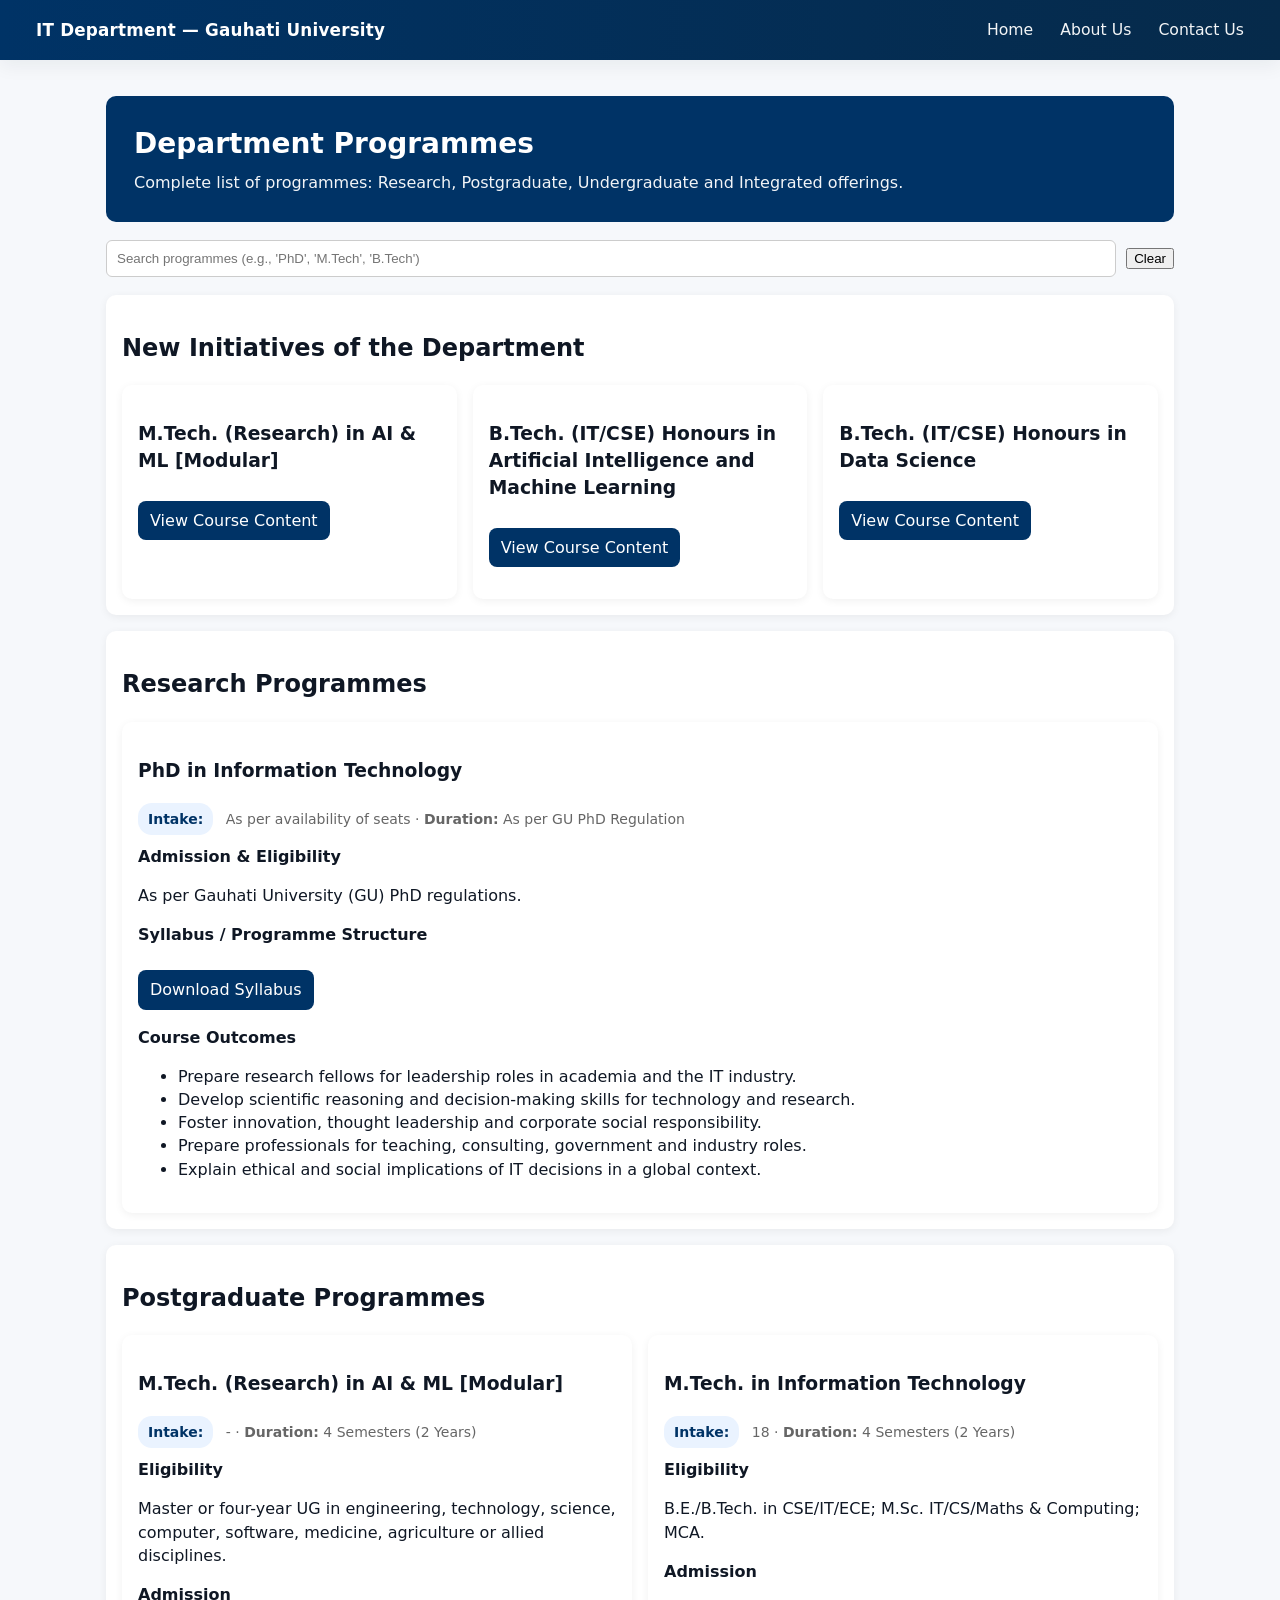
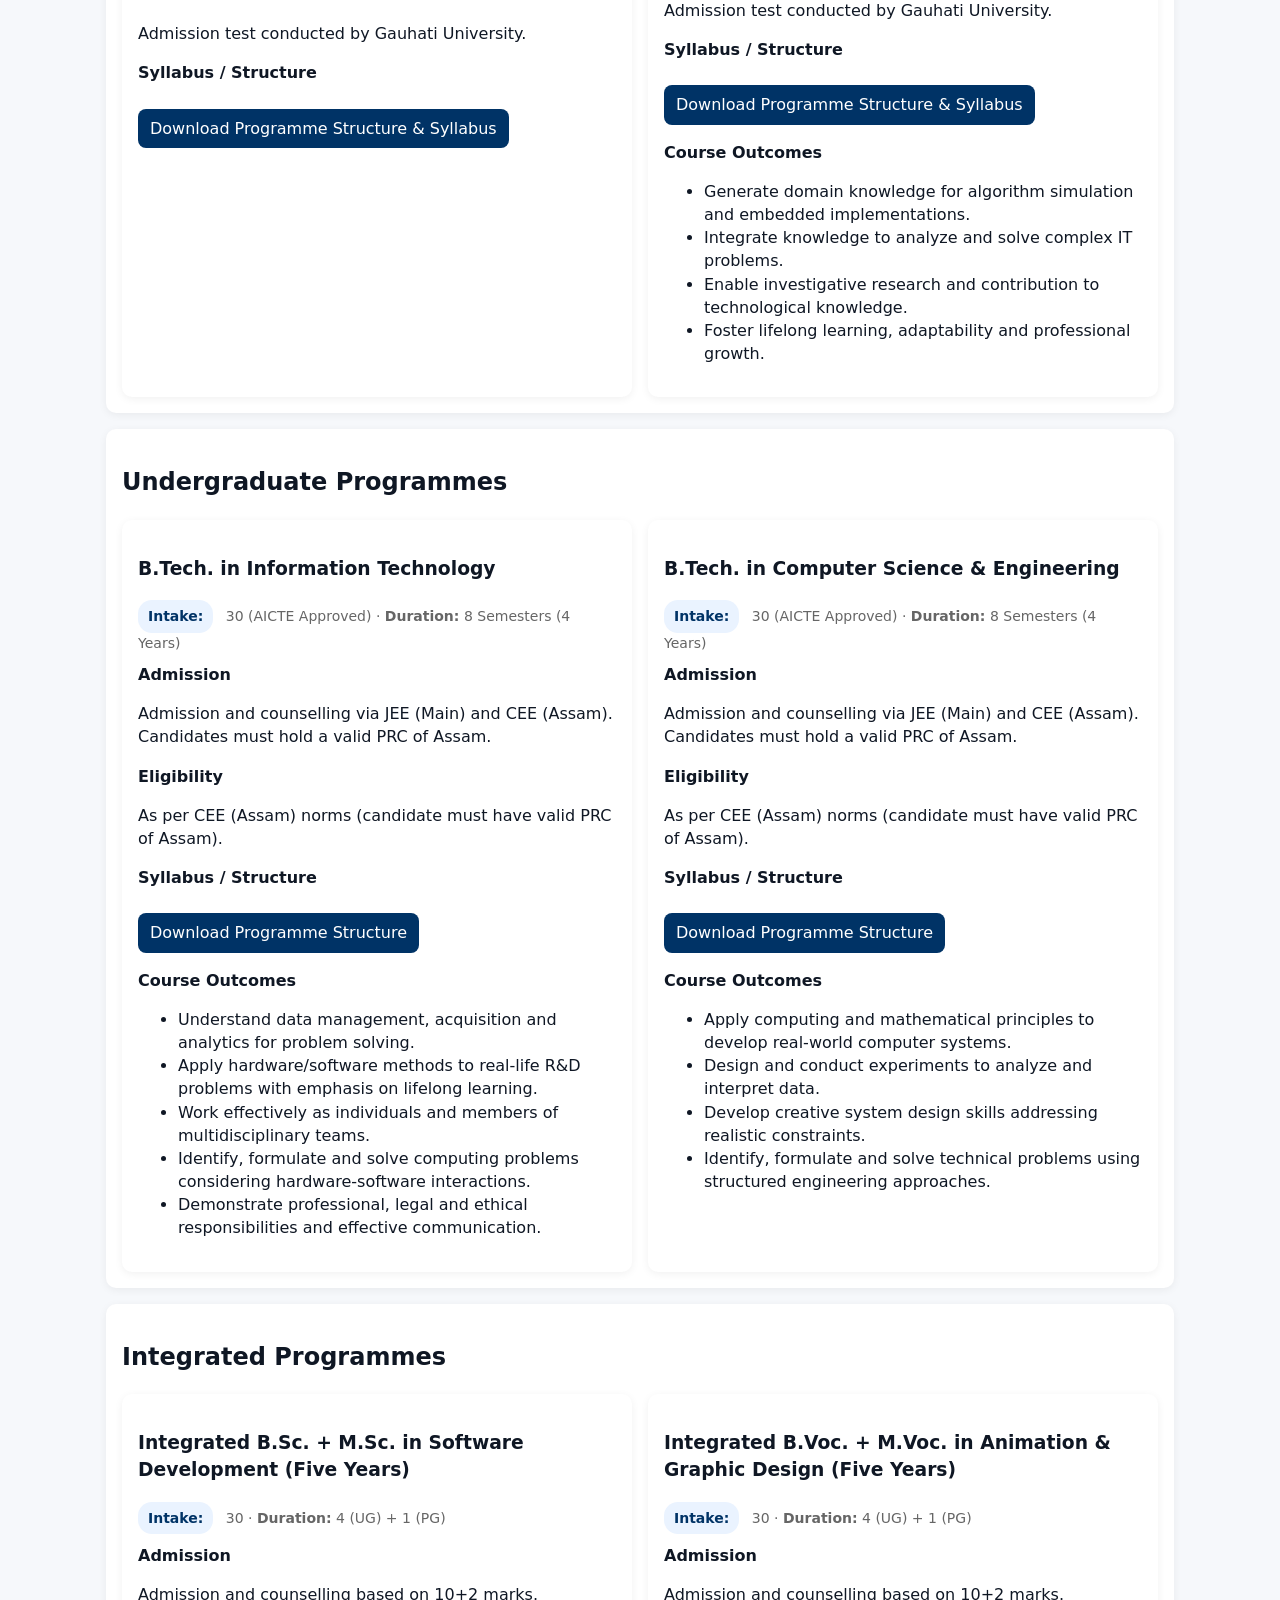
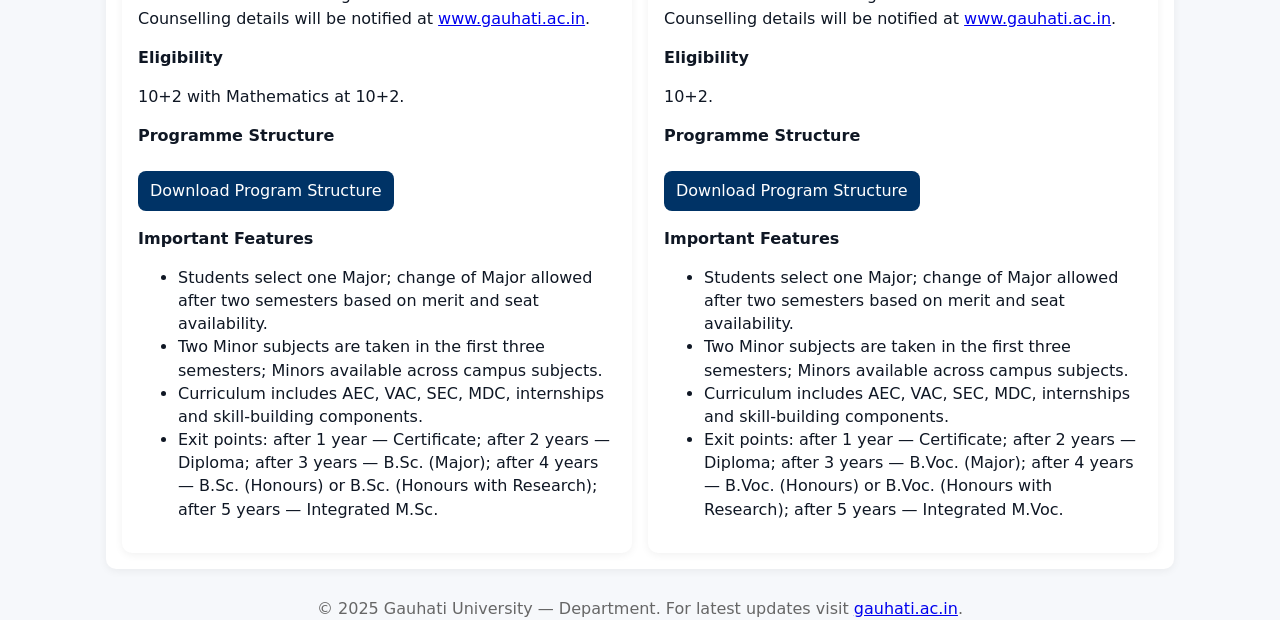
<file: courses.html>
<!DOCTYPE html>
<html lang="en">
<head>
  <meta charset="utf-8" />
  <meta name="viewport" content="width=device-width,initial-scale=1" />
  <title>Department Programmes — Catalogue</title>
  <link rel="stylesheet" href="courses.css" />
  <style>
    /* Page-specific utilities */
    :root{--primary:#003366;--muted:#666;--card-bg:#fff}
    .container{max-width:1100px;margin:20px auto;padding:0 16px}
    .hero{background:var(--primary);color:#fff;padding:28px;border-radius:10px}
    .hero h1{margin:0 0 6px;font-size:28px}
    .controls{display:flex;gap:10px;margin:18px 0;align-items:center}
    .controls input[type=search]{flex:1;padding:10px;border-radius:6px;border:1px solid #ccc}
    .grid{display:grid;grid-template-columns:repeat(auto-fit,minmax(320px,1fr));gap:16px}
    .card{background:var(--card-bg);padding:16px;border-radius:10px;box-shadow:0 2px 8px rgba(0,0,0,0.06)}
    .meta{font-size:14px;color:var(--muted);margin-bottom:8px}
    .tag{display:inline-block;padding:6px 10px;border-radius:14px;background:#eaf3ff;color:var(--primary);font-weight:600;margin-right:8px}
    .section-title{font-weight:700;margin-top:10px}
    .download{display:inline-block;margin-top:8px;padding:8px 12px;border-radius:8px;background:var(--primary);color:#fff;text-decoration:none}
    .accordion{border-top:1px solid #eee;margin-top:12px;padding-top:12px}
    .accordion summary{cursor:pointer;font-weight:600}
    footer.footer{margin:28px 0;text-align:center;color:var(--muted)}
    @media (max-width:520px){.hero h1{font-size:20px}}
  </style>
</head>
<body>
    <!-- NAVBAR -->
    <header class="navbar">
        <div class="logo">IT Department — Gauhati University</div>
        <nav>
            <a href="index.html">Home</a>
            <a class="active" href="about.html">About Us</a>
            <a href="contact.html">Contact Us</a>
        </nav>
    </header>

  <div class="container">
    <header class="hero" role="banner">
      <h1>Department Programmes</h1>
      <p style="margin:0;opacity:0.95">Complete list of programmes: Research, Postgraduate, Undergraduate and Integrated offerings.</p>
    </header>

    <div class="controls" role="region" aria-label="Search and filter">
      <input type="search" id="search" placeholder="Search programmes (e.g., 'PhD', 'M.Tech', 'B.Tech')" aria-label="Search programmes" />
      <button id="clear">Clear</button>
    </div>

    <!-- New Initiatives -->
    <section aria-labelledby="new-initiatives" class="card">
      <h2 id="new-initiatives">New Initiatives of the Department</h2>
      <div class="grid" aria-hidden="false">
        <div class="card" data-keywords="mtech research ai ml modular">
          <h3>M.Tech. (Research) in AI & ML [Modular]</h3>
          <!-- <p class="meta">View course content</p> -->
          <p><a href="./courses/M.Tech. (Research)-Modular-in AIML.pdf" download class="download">View Course Content</a></p>
        </div>

        <div class="card" data-keywords="btech honours artificial intelligence machine learning">
          <h3>B.Tech. (IT/CSE) Honours in Artificial Intelligence and Machine Learning</h3>
          <!-- <p class="meta">View course content</p> -->
          <p><a href="./courses/Btech_AIML.pdf" download class="download">View Course Content</a></p>
        </div>

        <div class="card" data-keywords="btech honours data science">
          <h3>B.Tech. (IT/CSE) Honours in Data Science</h3>
          <!-- <p class="meta">View course content</p> -->
          <p><a href="./courses/BTech_DS.pdf" download class="download">View Course Content</a></p>
        </div>
      </div>
    </section>

    <!-- Research Programmes -->
    <section aria-labelledby="research" class="card" style="margin-top:16px">
      <h2 id="research">Research Programmes</h2>
      <div class="grid">
        <article class="card" data-keywords="phd information technology research it">
          <h3>PhD in Information Technology</h3>
          <div class="meta"><span class="tag">Intake:</span> As per availability of seats · <strong>Duration:</strong> As per GU PhD Regulation</div>

          <p class="section-title">Admission & Eligibility</p>
          <p>As per Gauhati University (GU) PhD regulations.</p>

          <p class="section-title">Syllabus / Programme Structure</p>
          <p><a href="./courses/phd_Syllabus.pdf" download class="download">Download Syllabus</a></p>

          <p class="section-title">Course Outcomes</p>
          <ul>
            <li>Prepare research fellows for leadership roles in academia and the IT industry.</li>
            <li>Develop scientific reasoning and decision-making skills for technology and research.</li>
            <li>Foster innovation, thought leadership and corporate social responsibility.</li>
            <li>Prepare professionals for teaching, consulting, government and industry roles.</li>
            <li>Explain ethical and social implications of IT decisions in a global context.</li>
          </ul>
        </article>
      </div>
    </section>

    <!-- Postgraduate Programmes -->
    <section aria-labelledby="postgraduate" class="card" style="margin-top:16px">
      <h2 id="postgraduate">Postgraduate Programmes</h2>
      <div class="grid">
        <article class="card" data-keywords="mtech research ai ml modular postgraduate">
          <h3>M.Tech. (Research) in AI &amp; ML [Modular]</h3>
          <div class="meta"><span class="tag">Intake:</span> - · <strong>Duration:</strong> 4 Semesters (2 Years)</div>
          <p class="section-title">Eligibility</p>
          <p>Master or four-year UG in engineering, technology, science, computer, software, medicine, agriculture or allied disciplines.</p>
          <p class="section-title">Admission</p>
          <p>Admission test conducted by Gauhati University.</p>
          <p class="section-title">Syllabus / Structure</p>
          <p><a href="./courses/M.Tech. (Research)-Modular-in AIML.pdf" download class="download">Download Programme Structure &amp; Syllabus</a></p>
        </article>

        <article class="card" data-keywords="mtech information technology it">
          <h3>M.Tech. in Information Technology</h3>
          <div class="meta"><span class="tag">Intake:</span> 18 · <strong>Duration:</strong> 4 Semesters (2 Years)</div>
          <p class="section-title">Eligibility</p>
          <p>B.E./B.Tech. in CSE/IT/ECE; M.Sc. IT/CS/Maths &amp; Computing; MCA.</p>
          <p class="section-title">Admission</p>
          <p>Admission test conducted by Gauhati University.</p>
          <p class="section-title">Syllabus / Structure</p>
          <p><a href="./courses/Mtech_IT_syllabus_2024.pdf" download class="download">Download Programme Structure &amp; Syllabus</a></p>

          <p class="section-title">Course Outcomes</p>
          <ul>
            <li>Generate domain knowledge for algorithm simulation and embedded implementations.</li>
            <li>Integrate knowledge to analyze and solve complex IT problems.</li>
            <li>Enable investigative research and contribution to technological knowledge.</li>
            <li>Foster lifelong learning, adaptability and professional growth.</li>
          </ul>
        </article>
      </div>
    </section>

    <!-- Undergraduate Programmes -->
    <section aria-labelledby="undergraduate" class="card" style="margin-top:16px">
      <h2 id="undergraduate">Undergraduate Programmes</h2>
      <div class="grid">
        <article class="card" data-keywords="btech information technology it">
          <h3>B.Tech. in Information Technology</h3>
          <div class="meta"><span class="tag">Intake:</span> 30 (AICTE Approved) · <strong>Duration:</strong> 8 Semesters (4 Years)</div>
          <p class="section-title">Admission</p>
          <p>Admission and counselling via JEE (Main) and CEE (Assam). Candidates must hold a valid PRC of Assam.</p>
          <p class="section-title">Eligibility</p>
          <p>As per CEE (Assam) norms (candidate must have valid PRC of Assam).</p>
          <p class="section-title">Syllabus / Structure</p>
          <p><a href="./courses/Btech_IT_syllabus.pdf" download class="download">Download Programme Structure</a></p>

          <p class="section-title">Course Outcomes</p>
          <ul>
            <li>Understand data management, acquisition and analytics for problem solving.</li>
            <li>Apply hardware/software methods to real-life R&amp;D problems with emphasis on lifelong learning.</li>
            <li>Work effectively as individuals and members of multidisciplinary teams.</li>
            <li>Identify, formulate and solve computing problems considering hardware-software interactions.</li>
            <li>Demonstrate professional, legal and ethical responsibilities and effective communication.</li>
          </ul>
        </article>

        <article class="card" data-keywords="btech computer science cse">
          <h3>B.Tech. in Computer Science &amp; Engineering</h3>
          <div class="meta"><span class="tag">Intake:</span> 30 (AICTE Approved) · <strong>Duration:</strong> 8 Semesters (4 Years)</div>
          <p class="section-title">Admission</p>
          <p>Admission and counselling via JEE (Main) and CEE (Assam). Candidates must hold a valid PRC of Assam.</p>
          <p class="section-title">Eligibility</p>
          <p>As per CEE (Assam) norms (candidate must have valid PRC of Assam).</p>
          <p class="section-title">Syllabus / Structure</p>
          <p><a href="./courses/BTech_CSE_syllabus.pdf" download class="download">Download Programme Structure</a></p>

          <p class="section-title">Course Outcomes</p>
          <ul>
            <li>Apply computing and mathematical principles to develop real-world computer systems.</li>
            <li>Design and conduct experiments to analyze and interpret data.</li>
            <li>Develop creative system design skills addressing realistic constraints.</li>
            <li>Identify, formulate and solve technical problems using structured engineering approaches.</li>
          </ul>
        </article>
      </div>
    </section>

    <!-- Integrated Programmes -->
    <section aria-labelledby="integrated" class="card" style="margin-top:16px">
      <h2 id="integrated">Integrated Programmes</h2>
      <div class="grid">
        <article class="card" data-keywords="bsc msc software development integrated">
          <h3>Integrated B.Sc. + M.Sc. in Software Development (Five Years)</h3>
          <div class="meta"><span class="tag">Intake:</span> 30 · <strong>Duration:</strong> 4 (UG) + 1 (PG)</div>

          <p class="section-title">Admission</p>
          <p>Admission and counselling based on 10+2 marks. Counselling details will be notified at <a href="https://www.gauhati.ac.in" target="_blank" rel="noopener">www.gauhati.ac.in</a>.</p>

          <p class="section-title">Eligibility</p>
          <p>10+2 with Mathematics at 10+2.</p>

          <p class="section-title">Programme Structure</p>
          <p><a href="./courses/course_structure_SD.pdf" download class="download">Download Program Structure</a></p>

          <p class="section-title">Important Features</p>
          <ul>
            <li>Students select one Major; change of Major allowed after two semesters based on merit and seat availability.</li>
            <li>Two Minor subjects are taken in the first three semesters; Minors available across campus subjects.</li>
            <li>Curriculum includes AEC, VAC, SEC, MDC, internships and skill-building components.</li>
            <li>Exit points: after 1 year — Certificate; after 2 years — Diploma; after 3 years — B.Sc. (Major); after 4 years — B.Sc. (Honours) or B.Sc. (Honours with Research); after 5 years — Integrated M.Sc.</li>
          </ul>
        </article>

        <article class="card" data-keywords="bvoc mvoc animation graphic design integrated">
          <h3>Integrated B.Voc. + M.Voc. in Animation &amp; Graphic Design (Five Years)</h3>
          <div class="meta"><span class="tag">Intake:</span> 30 · <strong>Duration:</strong> 4 (UG) + 1 (PG)</div>

          <p class="section-title">Admission</p>
          <p>Admission and counselling based on 10+2 marks. Counselling details will be notified at <a href="https://www.gauhati.ac.in" target="_blank" rel="noopener">www.gauhati.ac.in</a>.</p>

          <p class="section-title">Eligibility</p>
          <p>10+2.</p>

          <p class="section-title">Programme Structure</p>
          <p><a href="./courses/course_structure_AGD.pdf" download class="download">Download Program Structure</a></p>

          <p class="section-title">Important Features</p>
          <ul>
            <li>Students select one Major; change of Major allowed after two semesters based on merit and seat availability.</li>
            <li>Two Minor subjects are taken in the first three semesters; Minors available across campus subjects.</li>
            <li>Curriculum includes AEC, VAC, SEC, MDC, internships and skill-building components.</li>
            <li>Exit points: after 1 year — Certificate; after 2 years — Diploma; after 3 years — B.Voc. (Major); after 4 years — B.Voc. (Honours) or B.Voc. (Honours with Research); after 5 years — Integrated M.Voc.</li>
          </ul>
        </article>
      </div>
    </section>

    <footer class="footer">
      <p>&copy; 2025 Gauhati University — Department. For latest updates visit <a href="https://www.gauhati.ac.in" target="_blank" rel="noopener">gauhati.ac.in</a>.</p>
    </footer>
  </div>

  <script>
    // Simple client-side search over data-keywords and visible text
    const search = document.getElementById('search');
    const clearBtn = document.getElementById('clear');
    const cards = Array.from(document.querySelectorAll('[data-keywords]'));

    function applyFilter(){
      const q = search.value.trim().toLowerCase();
      cards.forEach(card =>{
        const keys = (card.dataset.keywords||'') + ' ' + card.innerText.toLowerCase();
        card.style.display = keys.includes(q) ? '' : 'none';
      });
    }

    search.addEventListener('input', applyFilter);
    clearBtn.addEventListener('click', ()=>{ search.value=''; applyFilter(); search.focus(); });
  </script>
</body>
</html>
</file>
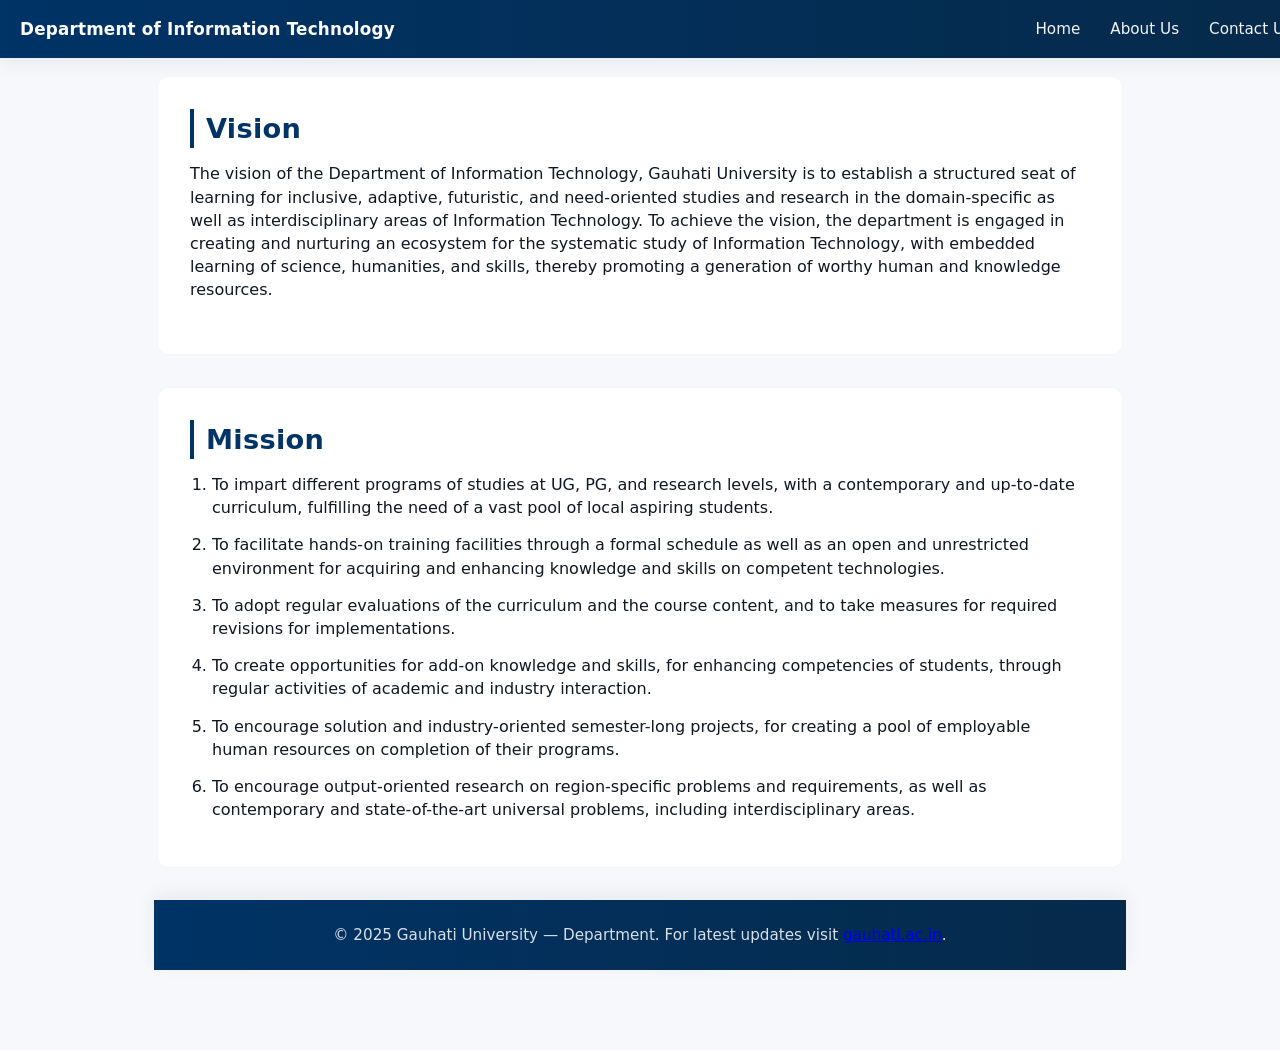
<file: vision_mission.html>
<!doctype html>
<html lang="en">
<head>
  <meta charset="utf-8" />
  <meta name="viewport" content="width=device-width,initial-scale=1" />
  <title>Vision &amp; Mission — IT Department</title>

  <!-- Polished stylesheet (overwrite vision_mission.css with the polished CSS) -->
  <link rel="stylesheet" href="vision_mission.css" />
</head>
<body>
  <!-- <a class="skip-link" href="#main-content" aria-hidden="false">Skip to content</a> -->

  <!-- NAVBAR -->
  <header class="navbar" role="banner">
    <div class="logo">Department of Information Technology</div>
    <nav aria-label="Primary navigation">
      <a href="index.html">Home</a>
      <a class="active" href="about.html">About Us</a>
      <a href="contact.html">Contact Us</a>
    </nav>
  </header>

  <main id="main-content">
    <section aria-labelledby="vision-title">
      <h2 id="vision-title">Vision</h2>
      <p>
        The vision of the Department of Information Technology, Gauhati University is to
        establish a structured seat of learning for inclusive, adaptive, futuristic, and
        need-oriented studies and research in the domain-specific as well as
        interdisciplinary areas of Information Technology. To achieve the vision, the
        department is engaged in creating and nurturing an ecosystem for the systematic
        study of Information Technology, with embedded learning of science, humanities,
        and skills, thereby promoting a generation of worthy human and knowledge
        resources.
      </p>
    </section>

    <section aria-labelledby="mission-title">
      <h2 id="mission-title">Mission</h2>
      <ol>
        <li>
          To impart different programs of studies at UG, PG, and research levels, with
          a contemporary and up-to-date curriculum, fulfilling the need of a vast pool
          of local aspiring students.
        </li>
        <li>
          To facilitate hands-on training facilities through a formal schedule as well
          as an open and unrestricted environment for acquiring and enhancing
          knowledge and skills on competent technologies.
        </li>
        <li>
          To adopt regular evaluations of the curriculum and the course content, and
          to take measures for required revisions for implementations.
        </li>
        <li>
          To create opportunities for add-on knowledge and skills, for enhancing
          competencies of students, through regular activities of academic and
          industry interaction.
        </li>
        <li>
          To encourage solution and industry-oriented semester-long projects, for
          creating a pool of employable human resources on completion of their
          programs.
        </li>
        <li>
          To encourage output-oriented research on region-specific problems and
          requirements, as well as contemporary and state-of-the-art universal
          problems, including interdisciplinary areas.
        </li>
      </ol>
    </section>

    <footer class="footer" role="contentinfo" style="max-width:900px;margin:18px auto 40px;">
      <p>&copy; 2025 Gauhati University — Department. For latest updates visit <a href="https://www.gauhati.ac.in" target="_blank" rel="noopener">gauhati.ac.in</a>.</p>
    </footer>
  </main>

  <script>
    // Improve skip-link visibility behavior for keyboard users (no external libs)
    (function () {
      const skip = document.querySelector('.skip-link');
      if (!skip) return;
      skip.addEventListener('click', function () {
        const target = document.getElementById(this.getAttribute('href').slice(1));
        if (target) target.focus({ preventScroll: true });
      });
    })();
  </script>
</body>
</html>
</file>
<file: courses.css>
:root{
--primary: #003366; /* deep indigo */
--accent: #ff6a3d; /* warm accent for actions */
--muted: #6b7280; /* secondary text */
--bg: #f6f8fb; /* page background */
--card-bg: #ffffff; /* card background */
--soft: #eef6ff; /* soft pill background */
--radius: 12px;
--glass: rgba(8,32,50,0.06);
--max-width: 1100px;
--gap: 20px;
--sans: Inter, ui-sans-serif, system-ui, -apple-system, "Segoe UI", Roboto, "Helvetica Neue", Arial;
}


/* reset & base */
*,*::before,*::after{box-sizing:border-box}
html,body{height:100%}
body{
margin:0;
font-family:var(--sans);
background:var(--bg);
color:#0f1724; /* near-black for high contrast */
-webkit-font-smoothing:antialiased;
-moz-osx-font-smoothing:grayscale;
line-height:1.45;
/* make room for the fixed navbar */
padding-top:76px;
}


/* container central column */
.container{
max-width:var(--max-width);
margin:28px auto;
padding:0 20px;
}


/* NAVBAR */
.navbar{
width:100%;
background:linear-gradient(90deg,var(--primary), #062a4a);
color:#fff;
display:flex;
justify-content:space-between;
align-items:center;
padding:18px 36px;
position:fixed;
top:0;
left:0;
z-index:50;
box-shadow:0 6px 18px var(--glass);
backdrop-filter: blur(6px);
}
.navbar .logo{font-size:1.05rem;font-weight:700;letter-spacing:0.2px}
.navbar nav a{margin-left:22px;text-decoration:none;color:rgba(255,255,255,0.95);font-size:0.98rem}
/* .navbar nav a.active, .navbar nav a:hover{color:var(--accent)} */


/* Hero */
.hero{
background:linear-gradient(180deg,var(--primary), #0b3a63)};
</file>
<file: vision_mission.css>
/* Updated vision_mission.css with navbar/footer matching courses.css */

:root{
--primary:#003366;
--accent:#ff6a3d;
--muted:#6b7280;
--bg:#f6f8fb;
--card-bg:#ffffff;
--soft:#eef6ff;
--radius:12px;
--glass:rgba(8,32,50,0.06);
--max-width:1100px;
--gap:20px;
--sans:Inter,ui-sans-serif,system-ui,-apple-system,"Segoe UI",Roboto,"Helvetica Neue",Arial;
}

body{
margin:0;
font-family:var(--sans);
background:var(--bg);
color:#0f1724;
line-height:1.45;
padding:76px 20px 40px;
}

/* replace existing .navbar rules with this block */
.navbar {
  width: 100%;
  display: flex;
  align-items: center;
  gap: 18px;
  padding: 12px 20px;                /* smaller padding to save width */
  position: fixed;
  top: 0;
  left: 0;
  z-index: 50;

  /* visual style kept from courses.css */
  background: linear-gradient(90deg,var(--primary), #062a4a);
  color: #fff;
  box-shadow: 0 6px 18px var(--glass);
  backdrop-filter: blur(6px);
  flex-wrap: wrap;                   /* allows nav to drop to next line on small screens */
}

/* logo takes no more space than needed */
.navbar .logo {
  font-size: 1.05rem;
  font-weight: 700;
  letter-spacing: 0.2px;
  flex: 0 0 auto;
}

/* nav is pushed to the right and allowed to wrap */
.navbar nav {
  display: flex;
  gap: 14px;
  margin-left: auto;                 /* push nav to right */
  align-items: center;
  flex-wrap: wrap;                   /* let items wrap beneath the logo if needed */
}

/* compact links */
.navbar nav a {
  white-space: nowrap;
  display: inline-block;
  padding: 6px 8px;
  font-size: 0.95rem;
  text-decoration: none;
  color: rgba(255,255,255,0.95);
}

/* very small screens — put links on full width under logo */
@media (max-width: 520px) {
  .navbar { padding: 10px 12px; }
  .navbar .logo { flex-basis: 100%; margin-bottom: 6px; }
  .navbar nav { width: 100%; justify-content: flex-start; gap: 10px; }
  .navbar nav a { padding: 6px 6px; font-size: 0.92rem; }
}



/* Footer (Created to match navbar styling theme) */
.footer{
width:100%;
background:linear-gradient(90deg,var(--primary),#062a4a);
color:#fff;
padding:24px 36px;
text-align:center;
margin-top:40px;
box-shadow:0 -6px 18px var(--glass);
}
.footer p{margin:0;font-size:0.95rem;color:rgba(255,255,255,0.85)}

/* Section card styles remain unchanged */
section{
background:var(--card-bg);
padding:32px;
border-radius:var(--radius);
box-shadow:var(--shadow);
max-width:900px;
margin:0 auto 32px;
border:1px solid rgba(0,0,0,0.04);
transition:0.25s ease;
}
section:hover{
box-shadow:0 14px 34px rgba(0,0,0,0.08);
transform:translateY(-3px);
}
h2{
color:var(--primary);
font-size:1.7rem;
margin:0 0 14px;
padding-left:12px;
border-left:4px solid var(--primary);
font-weight:700;
letter-spacing:0.3px;
}
p{
color:var(--text-muted);
font-size:1rem;
margin:0 0 20px;
}
ol{padding-left:22px;margin:10px 0 0}
ol li{margin-bottom:14px;color:var(--text-muted);font-size:1rem}
</file>
